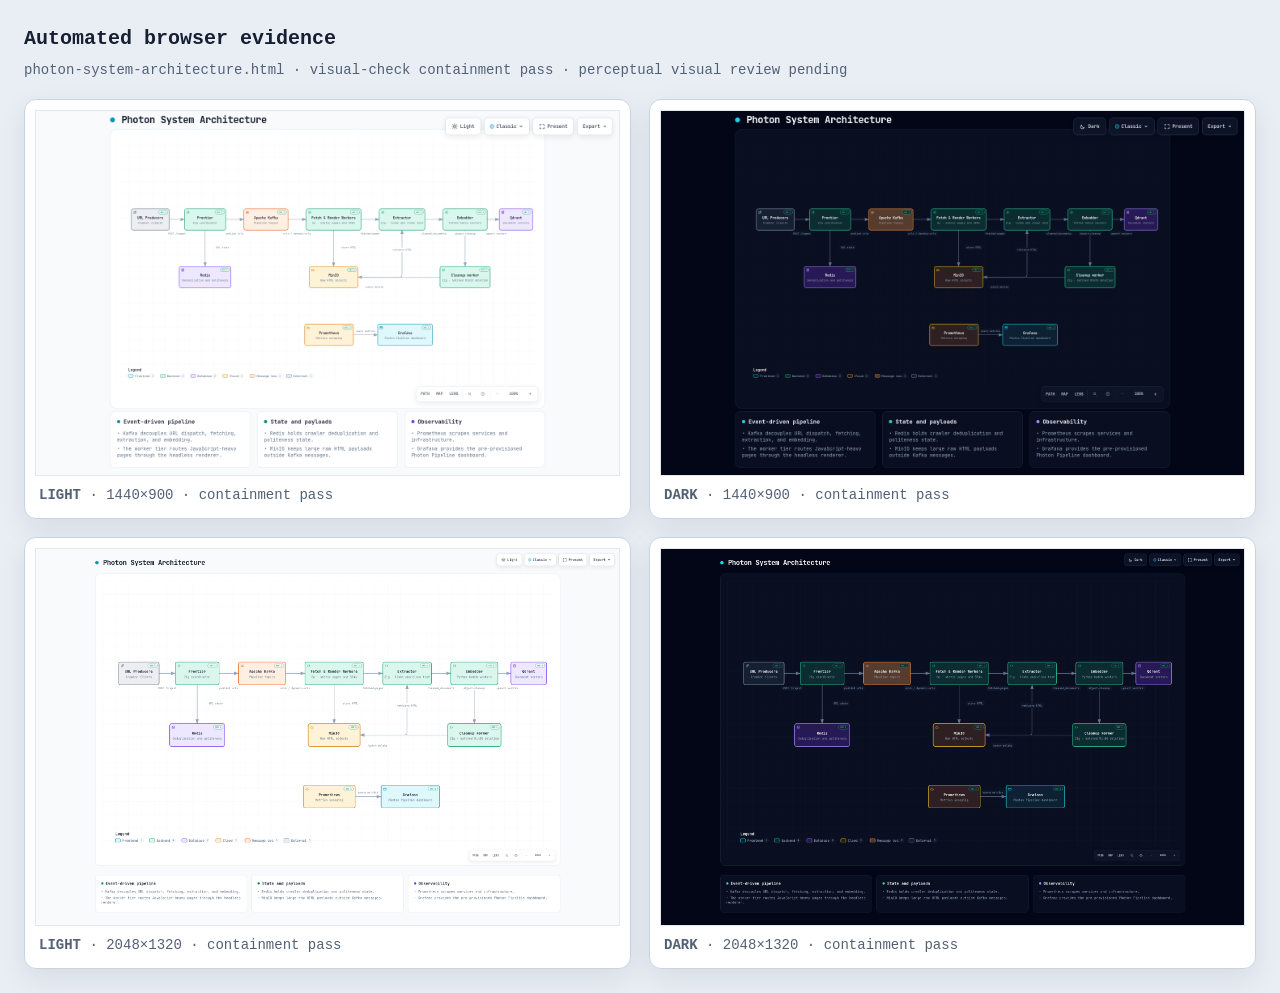
<file: docs/architecture-assets/photon-system-architecture.visual-check.html>
<!doctype html>
<html lang="en">
<head>
<meta charset="utf-8">
<meta name="viewport" content="width=device-width,initial-scale=1">
<title>Archify automated browser evidence · photon-system-architecture.html</title>
<style>
*{box-sizing:border-box}body{margin:0;padding:24px;background:#e9eef5;color:#172033;font:14px/1.5 ui-monospace,SFMono-Regular,Menlo,Consolas,monospace}header{max-width:1500px;margin:0 auto 18px}h1{margin:0 0 6px;font-size:20px}p{margin:0;color:#526176}.grid{max-width:1500px;margin:auto;display:grid;grid-template-columns:repeat(2,minmax(0,1fr));gap:18px}figure{margin:0;padding:10px;background:white;border:1px solid #c9d4e3;border-radius:12px;box-shadow:0 10px 30px rgba(15,23,42,.08)}img{display:block;width:100%;height:auto;border:1px solid #e2e8f0}figcaption{padding:9px 4px 2px;color:#526176}@media(max-width:900px){.grid{grid-template-columns:1fr}}
</style>
</head>
<body>
<header><h1>Automated browser evidence</h1><p>photon-system-architecture.html · visual-check containment pass · perceptual visual review pending</p></header>
<main class="grid">
      <figure>
        <img src="photon-system-architecture.visual-check.1440x900.light.png" alt="light 1440 by 900">
        <figcaption><strong>LIGHT</strong> · 1440×900 · containment pass</figcaption>
      </figure>
      <figure>
        <img src="photon-system-architecture.visual-check.1440x900.dark.png" alt="dark 1440 by 900">
        <figcaption><strong>DARK</strong> · 1440×900 · containment pass</figcaption>
      </figure>
      <figure>
        <img src="photon-system-architecture.visual-check.2048x1320.light.png" alt="light 2048 by 1320">
        <figcaption><strong>LIGHT</strong> · 2048×1320 · containment pass</figcaption>
      </figure>
      <figure>
        <img src="photon-system-architecture.visual-check.2048x1320.dark.png" alt="dark 2048 by 1320">
        <figcaption><strong>DARK</strong> · 2048×1320 · containment pass</figcaption>
      </figure>
</main>
</body>
</html>
</file>
